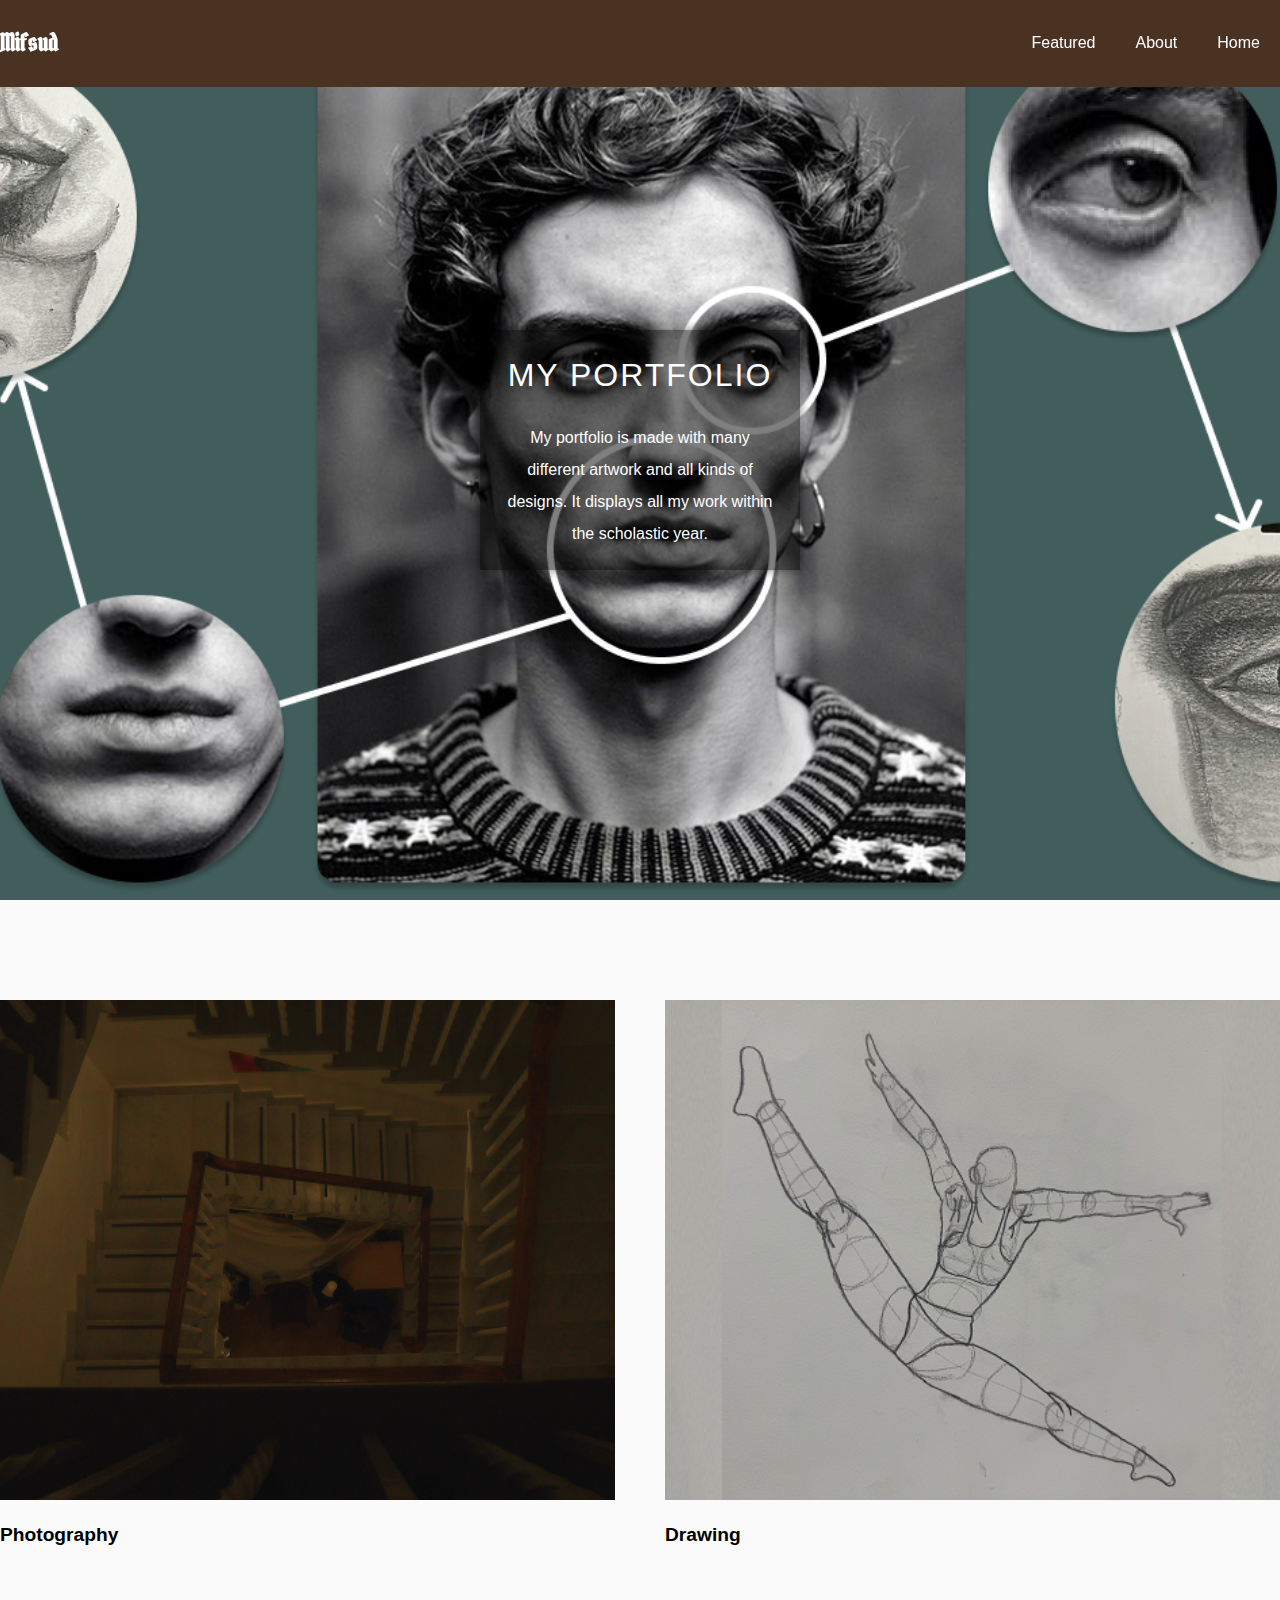
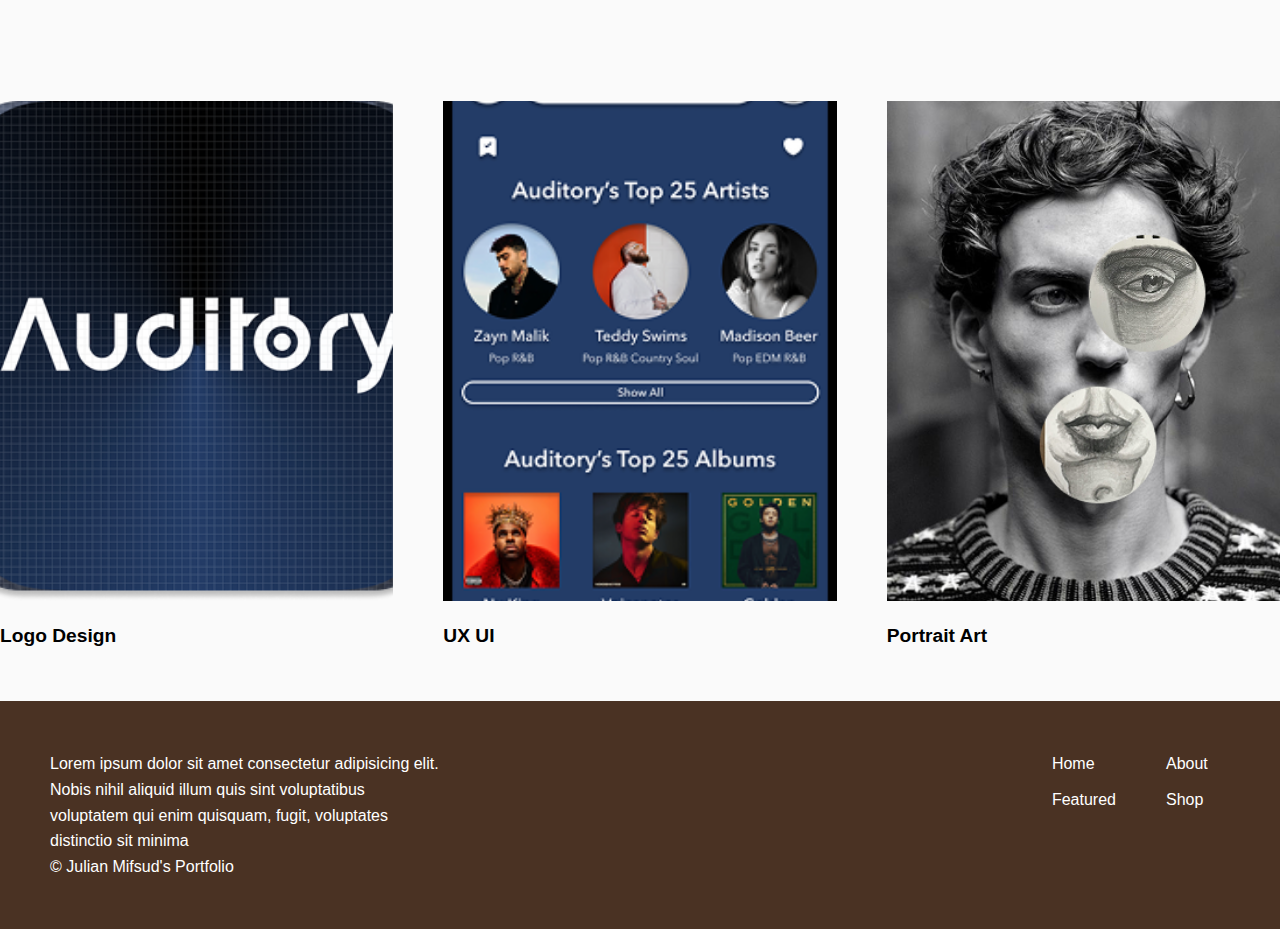
<file: Portfolio/index.html>
<!DOCTYPE html>
<html lang="en">
<head>
    <meta charset="UTF-8">
    <meta name="viewport" content="width=device-width, initial-scale=1.0">
    <title>My Portfolio</title>
    
    <link rel="preconnect" href="https://fonts.googleapis.com">
    <link rel="preconnect" href="https://fonts.gstatic.com" crossorigin>
    <link href="https://fonts.googleapis.com/css2?family=Nunito:ital,wght@0,200..1000;1,200..1000&display=swap" rel="stylesheet">
    <link rel="preconnect" href="https://fonts.googleapis.com">
    <link rel="preconnect" href="https://fonts.gstatic.com" crossorigin>
    <link href="https://fonts.googleapis.com/css2?family=Nunito:ital,wght@0,200..1000;1,200..1000&family=Pirata+One&display=swap" rel="stylesheet">
    
    <!-- Links the CSS file to this page-->
    <link rel="stylesheet" href="style.css">
</head>
<body>
    
    <!-- WEBSITE NAVIGATION -->
    <nav class="navbar">
        <div class="container">

            <a href="" class="navbar-brand">
                Mifsud
            </a>
            <ul class="navbar-nav">
                <li class="nav-item"><a href="#" class="nav-link">Featured</a></li>
                <li class="nav-item"><a href="#" class="nav-link">About</a></li>
                <li class="nav-item"><a href="#" class="nav-link">Home</a></li>
            </ul>
        </div>
    </nav>

    <!-- WEBSITE INTRO-->
    <header class="intro">
        <div class="intro-container">
            <h1>My Portfolio</h1>
            <p>My portfolio is made with many different artwork 
                and all kinds of designs. It displays all my work
                within the scholastic year.</p>
        </div>
    </header>
    
    <!-- WEBSITE CONTAINER -->
    <div class="container">
        <!-- UNIQUE PAGE CONTENT -->
        <main class="main-content">
            
            <section class="featured-stories">

                <h3 class="vertical-title">Featured stories</h3>
                
                <div class="row two-columns">
                    
                    <!-- CARD -->
                    <a href="story.html" class="card">
                        <div class="card-image">
                            <img src="images/Photography.png" alt="Fishing">
                        </div>
                        <h2>Photography</h2>
                    </a>
                    
                    <!-- CARD -->
                    <a href="story.html" class="card">
                        <div class="card-image">
                            <img src="images/Drawing.png" alt="Fishing">
                        </div>
                        <h2>Drawing</h2>
                    </a>
                    
                </div>
                
            </section>
            
        </main>
        
    </div>
    
    <!-- WEBSITE CONTAINER -->
    <div class="container">

        <!-- UNIQUE PAGE CONTENT -->
        <main class="main-content">
            
            <section class="featured-stories">
                
                <div class="row three-columns">
                    
                    <!-- CARD -->
                    <a href="story.html" class="card">
                        <div class="card-image">
                            <img src="images/Logo Design.png" alt="Fishing">
                        </div>
                        <h2>Logo Design</h2>
                    </a>
                    
                    <!-- CARD -->
                    <a href="story.html" class="card">
                        <div class="card-image">
                            <img src="images/UX UI.png" alt="Fishing">
                        </div>
                        <h2>UX UI</h2>
                    </a>
                    
                    <!-- CARD -->
                    <a href="story.html" class="card">
                        <div class="card-image">
                            <img src="images/Portrait Art.png" alt="Fishing">
                        </div>
                        <h2>Portrait Art</h2>
                    </a>
                </div>
                
            </section>
            
        </main>
        
    </div>
    
    <!-- FOOTER -->
    <footer class="website-footer">
        
        <div class="container">
            
            <p class="summary">
                Lorem ipsum dolor sit amet consectetur adipisicing elit. Nobis nihil aliquid illum quis sint voluptatibus voluptatem qui enim quisquam, fugit, voluptates distinctio sit minima
            </p>
            
            <ul class="footer-links">
                <li class="footer-item"><a href="" class="footer-link">
                    <a href="#" class="footer-link">Home</a>
                </li>
                <li class="footer-item"><a href="" class="footer-link">
                    <a href="#" class="footer-link">Featured</a>
                </li>
                <li class="footer-item"><a href="" class="footer-link">
                    <a href="#" class="footer-link">About</a>
                </li>
                <li class="footer-item"><a href="" class="footer-link">
                    <a href="#" class="footer-link">Shop</a>
                </li>
            </ul>
            
            <p class="copyright">
                &copy; Julian Mifsud's Portfolio
            </p>
            
        </div>
        
    </footer>
    
</body>
</html>
</file>
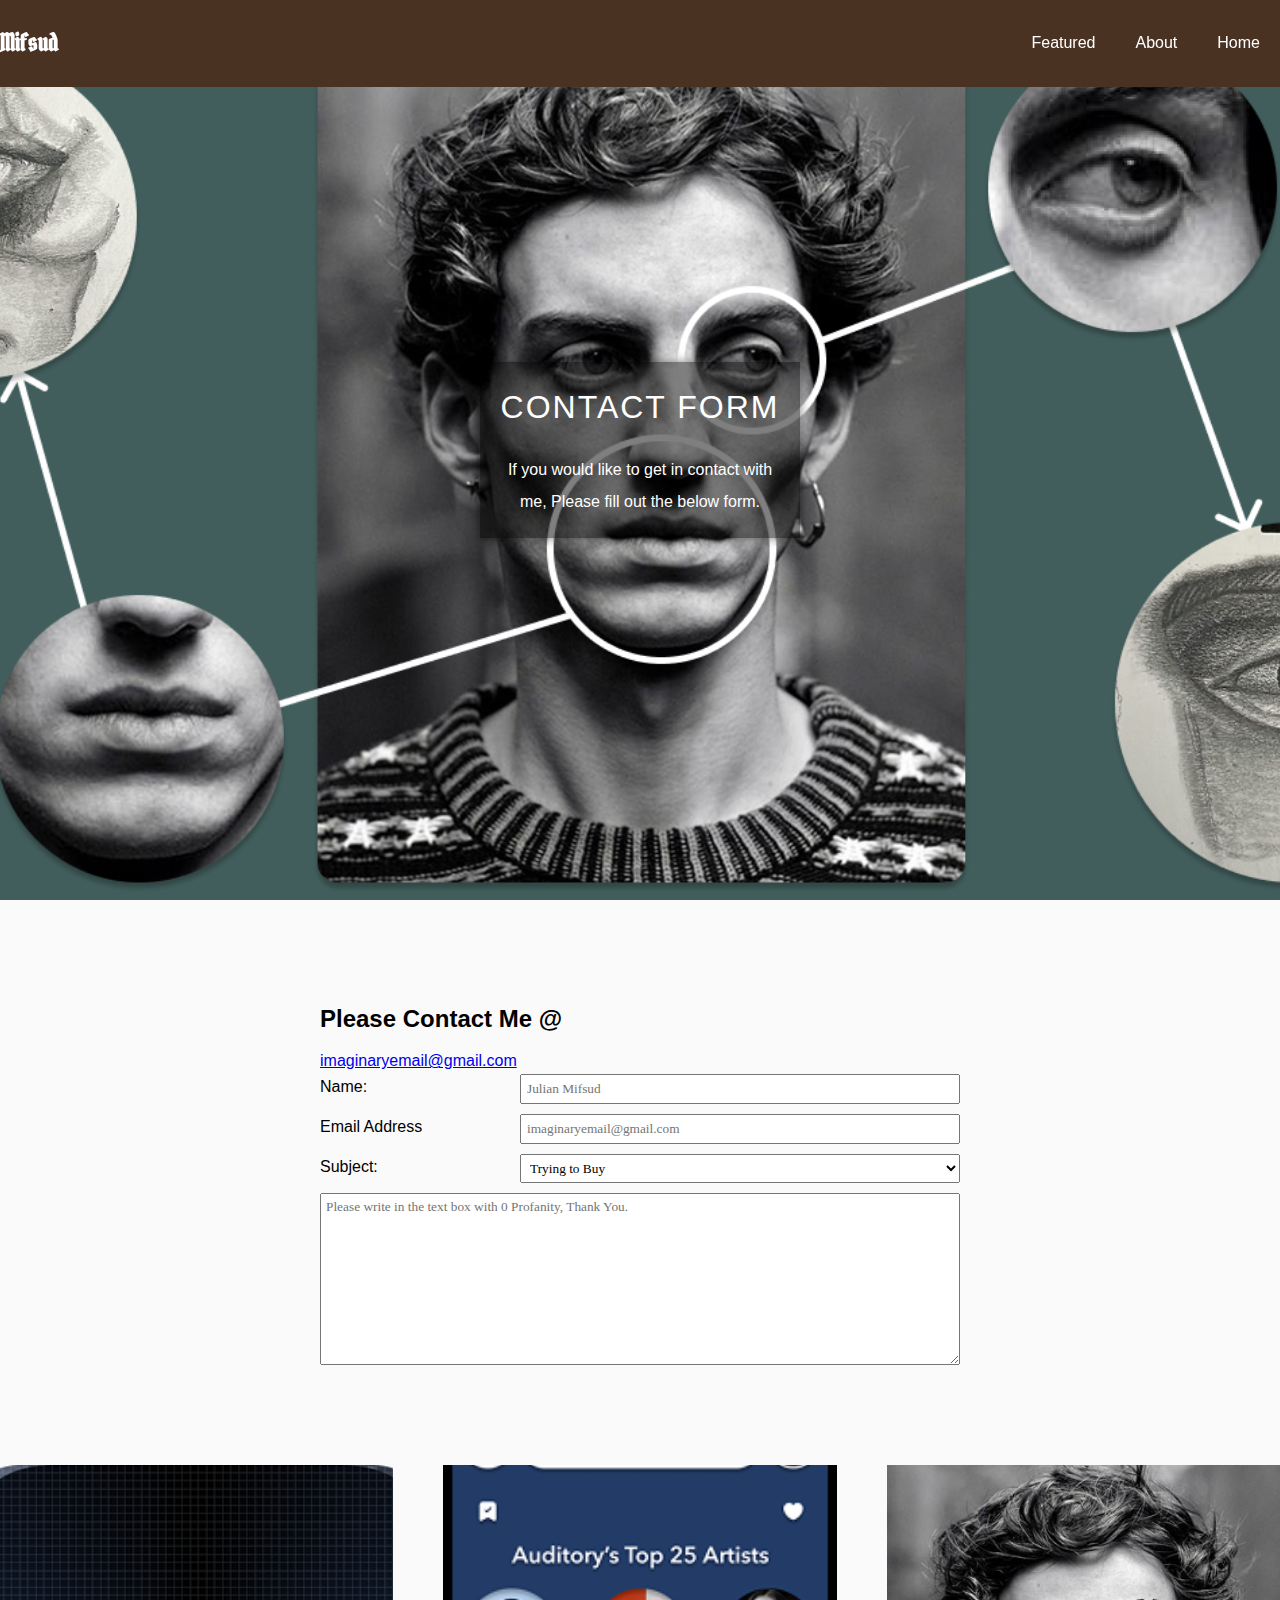
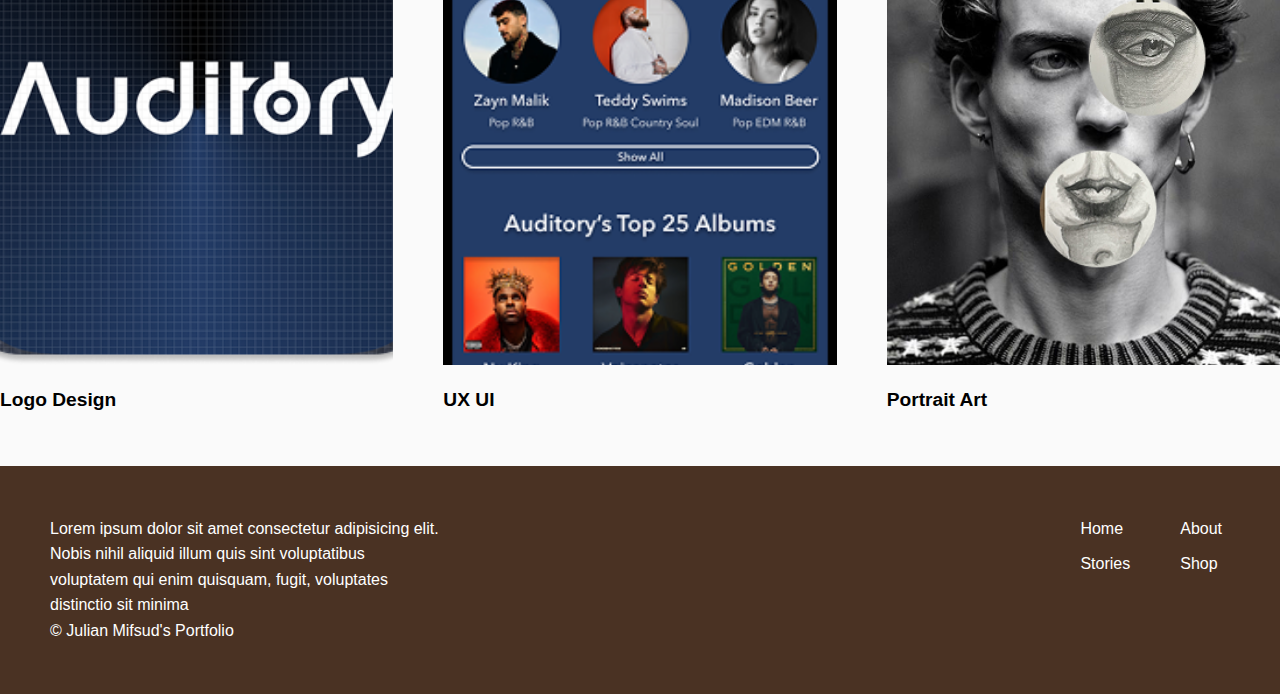
<file: Portfolio/contact try.html>
<!DOCTYPE html>
<html lang="en">
<head>
    <meta charset="UTF-8">
    <meta name="viewport" content="width=device-width, initial-scale=1.0">
    <title>My Fancy Blog</title>
    
    <link rel="preconnect" href="https://fonts.googleapis.com">
    <link rel="preconnect" href="https://fonts.gstatic.com" crossorigin>
    <link href="https://fonts.googleapis.com/css2?family=Nunito:ital,wght@0,200..1000;1,200..1000&display=swap" rel="stylesheet">
    <link rel="preconnect" href="https://fonts.googleapis.com">
    <link rel="preconnect" href="https://fonts.gstatic.com" crossorigin>
    <link href="https://fonts.googleapis.com/css2?family=Nunito:ital,wght@0,200..1000;1,200..1000&family=Pirata+One&display=swap" rel="stylesheet">
    
    <!-- Links the CSS file to this page-->
    <link rel="stylesheet" href="style.css">
</head>
<body>
    
    <!-- WEBSITE NAVIGATION -->
    <nav class="navbar">
        <div class="container">

            <a href="" class="navbar-brand">
                Mifsud
            </a>
            <ul class="navbar-nav">
                <li class="nav-item"><a href="#" class="nav-link">Featured</a></li>
                <li class="nav-item"><a href="#" class="nav-link">About</a></li>
                <li class="nav-item"><a href="#" class="nav-link">Home</a></li>
            </ul>
        </div>
    </nav>

    <!-- WEBSITE INTRO-->
    <header class="intro">
        <div class="intro-container">
            <h1>Contact Form</h1>
            <p>If you would like to get in contact with me, Please fill out the below form.</p>
        </div>
    </header>
    
    <!-- WEBSITE CONTAINER -->
    <div class="container">
        <!-- UNIQUE PAGE CONTENT -->
        <main class="main-content">
            
            <section class="content-narrow">
                <h2>Please Contact Me @</h2>

                <!-- Forms need a secondary language to work (PHP, Phyton, .NET). It is not possible to send a contact form with plain html.
                 Instead, we'll use the email client.
            -->
                 <form action="mailto:info@website.com" method="post" enctype="text/plain">
                    <a href="mailto:name@email.com">imaginaryemail@gmail.com</a>

            <!-- The two functional buttoms for a form are submit and reset -->

            <!-- All types -->

            <div class="form-element">
                <label for="name">Name:</label>
                <input type="text" name="name" id="name" placeholder="Julian Mifsud" required>
            </div>
            <div class="form-element">
                <label for="email">Email Address</label>
                <input type="email" name="email" id="email" placeholder="imaginaryemail@gmail.com" required>
            </div>
            <div class="form-element">
                <label for="subject">Subject:</label>
                <select id="subject" name="subject">
                    <option value="Share A Story">Trying to Buy</option>
                    <option value="Karen">Collaborations</option>
                </select>
            </div>
            <div class="form-element">
                <textarea name="message" id="message" rows="10" cols="50" placeholder="Please write in the text box with 0 Profanity, Thank You." minlength="20"></textarea>
            </div>



                 </form>
            </section>
            
        </main>
        
    </div>
    
    <!-- WEBSITE CONTAINER -->
    <div class="container">
        <!-- UNIQUE PAGE CONTENT -->
        <main class="main-content">
            
            <section class="featured-stories">
                
                <h3 class="vertical-title">My Highlighted Work</h3>
                
                
                
                <div class="row three-columns">
                    
                    <!-- CARD -->
                    <a href="story.html" class="card">
                        <div class="card-image">
                            <img src="images/Logo Design.png" alt="Fishing">
                        </div>
                        <h2>Logo Design</h2>
                    </a>
                    
                    <!-- CARD -->
                    <a href="story.html" class="card">
                        <div class="card-image">
                            <img src="images/UX UI.png" alt="Fishing">
                        </div>
                        <h2>UX UI</h2>
                    </a>
                    
                    <!-- CARD -->
                    <a href="story.html" class="card">
                        <div class="card-image">
                            <img src="images/Portrait Art.png" alt="Fishing">
                        </div>
                        <h2>Portrait Art</h2>
                    </a>
                </div>
                
            </section>
            
        </main>
        
    </div>
    
    <!-- FOOTER -->
    <footer class="website-footer">
        
        <div class="container">
            
            <p class="summary">
                Lorem ipsum dolor sit amet consectetur adipisicing elit. Nobis nihil aliquid illum quis sint voluptatibus voluptatem qui enim quisquam, fugit, voluptates distinctio sit minima
            </p>
            
            <ul class="footer-links">
                <li class="footer-item"><a href="" class="footer-link">
                    <a href="#" class="footer-link">Home</a>
                </li>
                <li class="footer-item"><a href="" class="footer-link">
                    <a href="#" class="footer-link">Stories</a>
                </li>
                <li class="footer-item"><a href="" class="footer-link">
                    <a href="#" class="footer-link">About</a>
                </li>
                <li class="footer-item"><a href="" class="footer-link">
                    <a href="#" class="footer-link">Shop</a>
                </li>
            </ul>
            
            <p class="copyright">
                &copy; Julian Mifsud's Portfolio
            </p>
            
        </div>
        
    </footer>
    
</body>
</html>
</file>
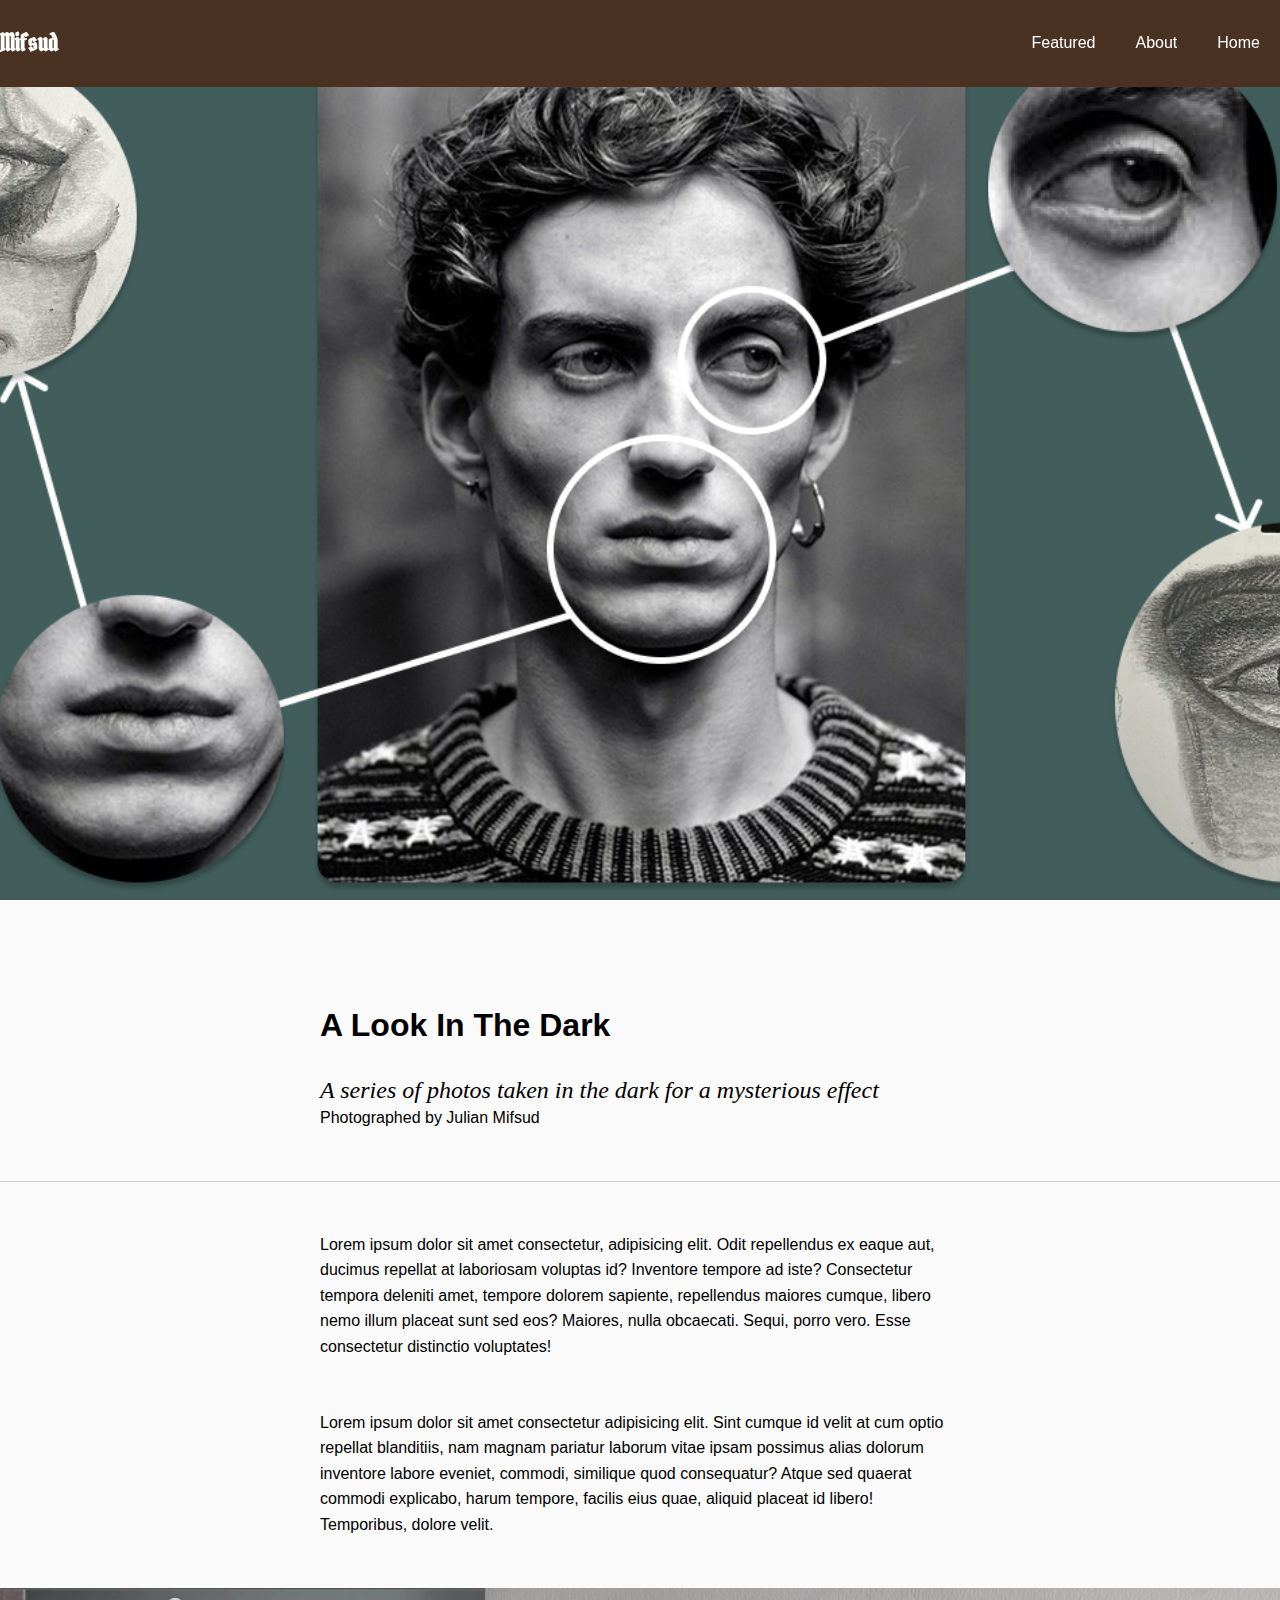
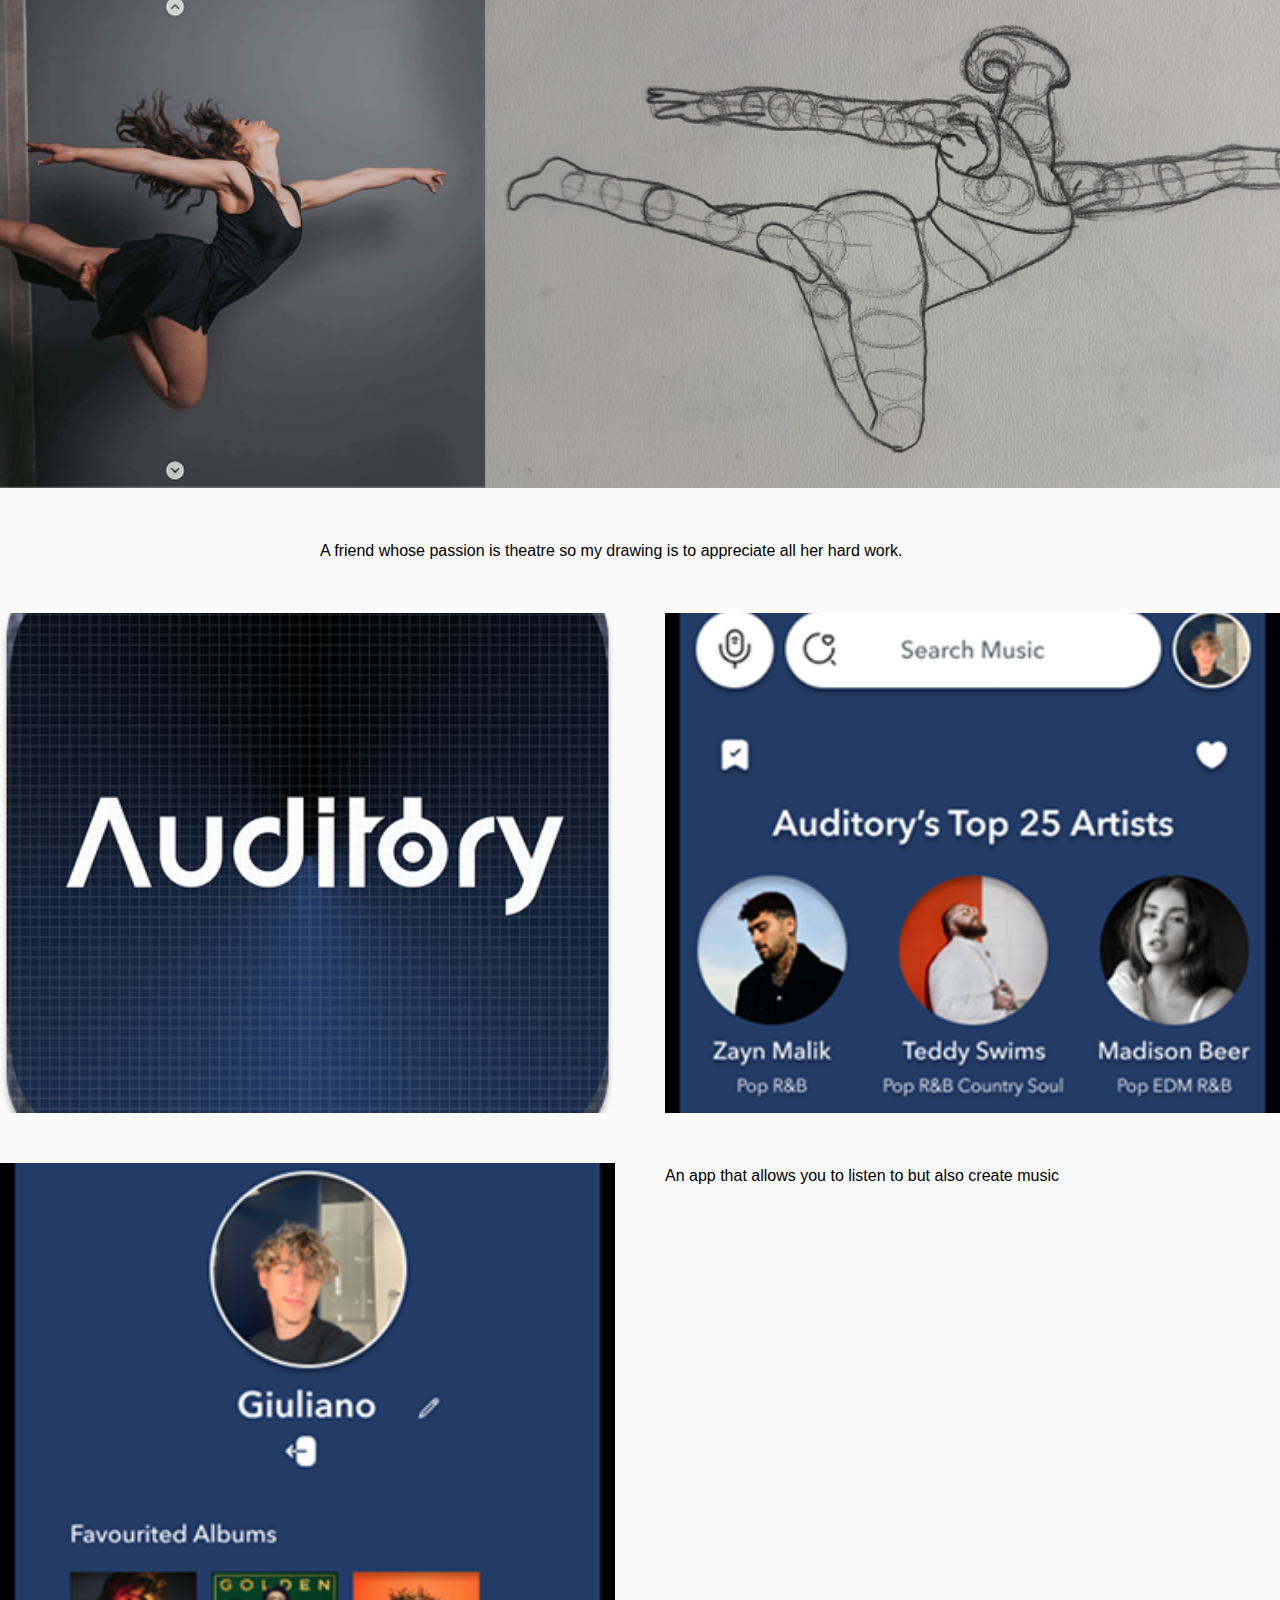
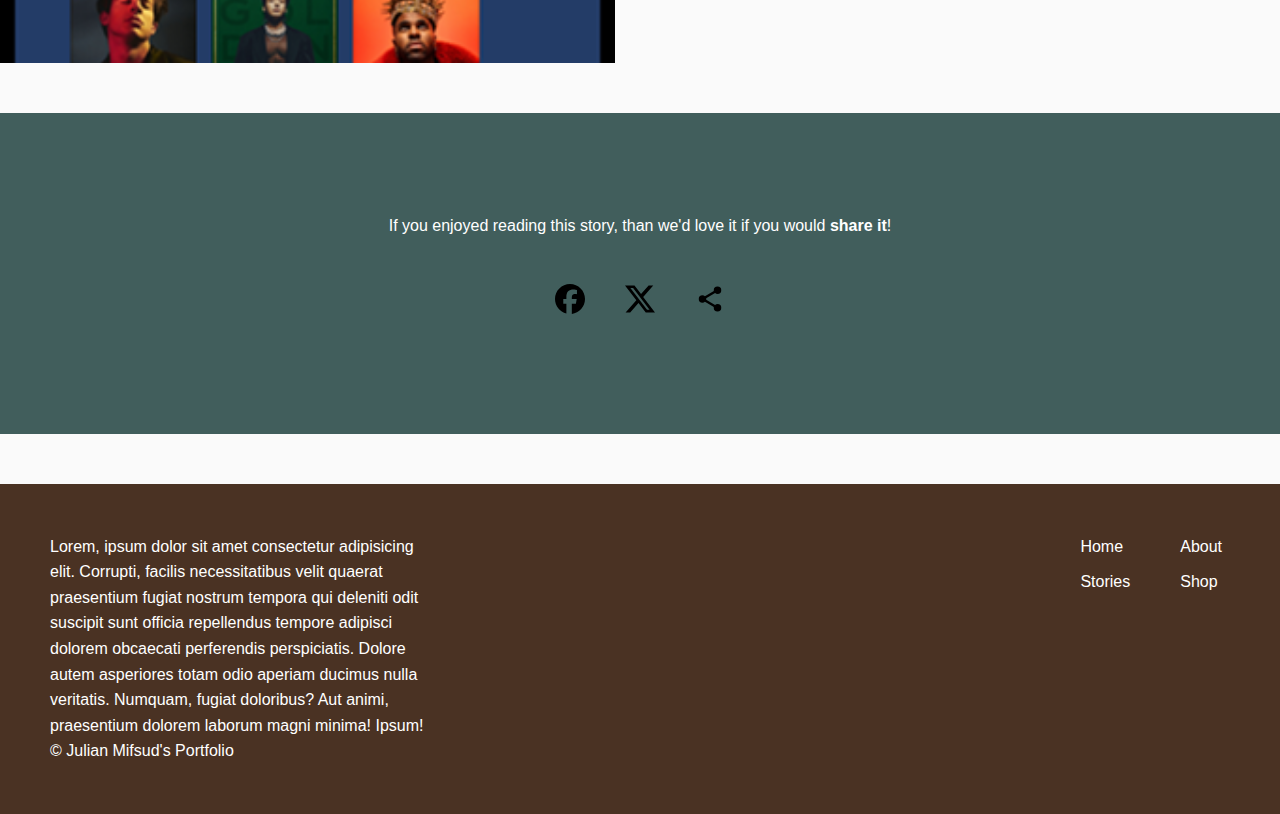
<file: Portfolio/featured.html>
<!DOCTYPE html>
<html lang="en">
<head>
    <meta charset="UTF-8">
    <meta name="viewport" content="width=device-width, initial-scale=1.0">
    <title>My Fancy Blog</title>
    
    <link rel="preconnect" href="https://fonts.googleapis.com">
    <link rel="preconnect" href="https://fonts.gstatic.com" crossorigin>
    <link href="https://fonts.googleapis.com/css2?family=Nunito:ital,wght@0,200..1000;1,200..1000&display=swap" rel="stylesheet">
    <link rel="preconnect" href="https://fonts.googleapis.com">
    <link rel="preconnect" href="https://fonts.gstatic.com" crossorigin>
    <link href="https://fonts.googleapis.com/css2?family=Nunito:ital,wght@0,200..1000;1,200..1000&family=Pirata+One&display=swap" rel="stylesheet">
    
    <!-- Links the CSS file to this page-->
    <link rel="stylesheet" href="style.css">
</head>
<body>
    
    <!-- WEBSITE NAVIGATION -->
    <!-- WEBSITE NAVIGATION -->
    <nav class="navbar">
        <div class="container">
            
            <a href="" class="navbar-brand">
                Mifsud
            </a>
            <ul class="navbar-nav">
                <li class="nav-item"><a href="#" class="nav-link">Featured</a></li>
                <li class="nav-item"><a href="#" class="nav-link">About</a></li>
                <li class="nav-item"><a href="#" class="nav-link">Home</a></li>
            </ul>
        </div>
    </nav>
    
    <!-- WEBSITE INTRO STORY-->
    <header class="intro intro-story"></header>
    
    <!-- WEBSITE CONTAINER -->
    <div class="container">
        
        <!-- UNIQUE PAGE CONTENT -->
        <main class="main-content">
            
            <article class="story"></article>

            <!-- STORY HEADER -->
            <header class="story-header content-narrow">
                <h1>A Look In The Dark</h1>
                <p>A series of photos taken in the dark for a mysterious effect</p>
                <div class="by line">
                    <!-- Date Time Format: YYYY-MMM-DD (T) HHLMM:SS-->
                    Photographed by Julian Mifsud
                </div>
            </header>
            
            <hr>
            

            <!-- STORY CONTENT -->
            <section class="story-content">
                
                <p class="content-narrow">
                    Lorem ipsum dolor sit amet consectetur, adipisicing elit. Odit repellendus ex eaque aut, ducimus repellat at laboriosam voluptas id? Inventore tempore ad iste? Consectetur tempora deleniti amet, tempore dolorem sapiente, repellendus maiores cumque, libero nemo illum placeat sunt sed eos? Maiores, nulla obcaecati. Sequi, porro vero. Esse consectetur distinctio voluptates!
                </p>

                <p class="content-narrow">
                    Lorem ipsum dolor sit amet consectetur adipisicing elit. Sint cumque id velit at cum optio repellat blanditiis, nam magnam pariatur laborum vitae ipsam possimus alias dolorum inventore labore eveniet, commodi, similique quod consequatur? Atque sed quaerat commodi explicabo, harum tempore, facilis eius quae, aliquid placeat id libero! Temporibus, dolore velit.
                </p>

                <div class="row one-column">
                    <div class="card">
                        <div class="card-image">
                            <img src="images/Friend.png" alt="Mountains">
                        </div>    
                    </div>
                </div>

                <p class="content-narrow">
                    A friend whose passion is theatre so my drawing is to appreciate all her hard work.
                </p>

                <div class="row two-columns">
                    <div class="card">
                        <div class="card-image">
                            <img src="images/Logo Design.png" alt="Mountains">
                        </div>    
                    </div>
                    
                    <div class="card">
                        <div class="card-image">
                            <img src="images/Auditory Home.png" alt="Mountains">
                        </div>    
                    </div>

                    <div class="card">
                        <div class="card-image">
                            <img src="images/Auditory Profile.png" alt="Mountains">
                        </div>    
                    </div>

                    <p class="card">An app that allows you to listen to but also create music</p>
                </div>

            </section>

            <!-- STORY FOOTER -->
            <footer class="story-footer">

            <p>
                If you enjoyed reading this story, than we'd love it if you would
                <strong>share it</strong>!
            </p>
            
            <div class="socials">
                <!-- // in a href replaces http:// -->
                <a href="//google.com" class="social-link" target="_blank">
                    <svg role="img" viewBox="0 0 24 24" xmlns="http://www.w3.org/2000/svg" fill="color"><title>Facebook</title><path d="M9.101 23.691v-7.98H6.627v-3.667h2.474v-1.58c0-4.085 1.848-5.978 5.858-5.978.401 0 .955.042 1.468.103a8.68 8.68 0 0 1 1.141.195v3.325a8.623 8.623 0 0 0-.653-.036 26.805 26.805 0 0 0-.733-.009c-.707 0-1.259.096-1.675.309a1.686 1.686 0 0 0-.679.622c-.258.42-.374.995-.374 1.752v1.297h3.919l-.386 2.103-.287 1.564h-3.246v8.245C19.396 23.238 24 18.179 24 12.044c0-6.627-5.373-12-12-12s-12 5.373-12 12c0 5.628 3.874 10.35 9.101 11.647Z"/></svg>
                </a>
                <a href="//google.com" class="social-link" target="_blank">
                    <svg role="img" viewBox="0 0 24 24" xmlns="http://www.w3.org/2000/svg" fill="color"><title>X</title><path d="M18.901 1.153h3.68l-8.04 9.19L24 22.846h-7.406l-5.8-7.584-6.638 7.584H.474l8.6-9.83L0 1.154h7.594l5.243 6.932ZM17.61 20.644h2.039L6.486 3.24H4.298Z"/></svg>
                </a>
                <a href="//google.com" class="social-link" target="_blank">
                    <svg xmlns="http://www.w3.org/2000/svg" x="0px" y="0px" width="100" height="100" viewBox="0 0 24 24">
                        <path d="M 18 2 A 3 3 0 0 0 15 5 A 3 3 0 0 0 15.054688 5.5605469 L 7.9394531 9.7109375 A 3 3 0 0 0 6 9 A 3 3 0 0 0 3 12 A 3 3 0 0 0 6 15 A 3 3 0 0 0 7.9355469 14.287109 L 15.054688 18.439453 A 3 3 0 0 0 15 19 A 3 3 0 0 0 18 22 A 3 3 0 0 0 21 19 A 3 3 0 0 0 18 16 A 3 3 0 0 0 16.0625 16.712891 L 8.9453125 12.560547 A 3 3 0 0 0 9 12 A 3 3 0 0 0 8.9453125 11.439453 L 16.060547 7.2890625 A 3 3 0 0 0 18 8 A 3 3 0 0 0 21 5 A 3 3 0 0 0 18 2 z"></path>
                    </svg>
                </a>
            </div>
            
            </footer>

        </main>
        
    </div>
    
    <!-- FOOTER -->
    <footer class="website-footer">
        
        <div class="container">
            
            <p class="summary">
                Lorem, ipsum dolor sit amet consectetur adipisicing elit. Corrupti, facilis necessitatibus velit quaerat praesentium fugiat nostrum tempora qui deleniti odit suscipit sunt officia repellendus tempore adipisci dolorem obcaecati perferendis perspiciatis. Dolore autem asperiores totam odio aperiam ducimus nulla veritatis. Numquam, fugiat doloribus? Aut animi, praesentium dolorem laborum magni minima! Ipsum!
            </p>
            
            <ul class="footer-links">
                <li class="footer-item"><a href="" class="footer-link">
                    <a href="#" class="footer-link">Home</a>
                </li>
                <li class="footer-item"><a href="" class="footer-link">
                    <a href="#" class="footer-link">Stories</a>
                </li>
                <li class="footer-item"><a href="" class="footer-link">
                    <a href="#" class="footer-link">About</a>
                </li>
                <li class="footer-item"><a href="" class="footer-link">
                    <a href="#" class="footer-link">Shop</a>
                </li>
            </ul>
            
            <p class="copyright">
                &copy; Julian Mifsud's Portfolio
            </p>
            
        </div>
        
    </footer>
    
</body>
</html>
</file>
<file: Portfolio/style.css>
/**************************************************************** CSS RESET ****************************************************************/
* {/* ALL ELEMENTS */
    margin: 0;
    padding: 0;
    box-sizing: border-box;
    
}
/**************************************************************** GENERIC ELEMENTS ****************************************************************/
body {
    background-color: #fafafa;
    font-family: 'Copperplate', Arial, Helvetica, sans-serif;
    line-height: 1.6;
}

hr {
    border: none;
    /* Values: Width/Size Style Color */
    border-bottom: 1px solid #ccc;

    /* !important will not get replaced */
    margin-top: 50px;
    margin-bottom: 50px;
}
/**************************************************************** INTRO ****************************************************************/
.intro {
    background-image: url(Backgroundnew\ copy.png);
    background-size: cover;
    background-position: center;
    background-attachment: fixed;

    width: 100vw; /* viewport/window width */
    height: 100vh; /*viewport/window heigh*/

    display: flex;

    z-index: 1100;
    /* puts the into in front of the navbar*/
}

.intro-container {
    background-color: rgba(0, 0, 0, 0.5);
    color: #ffffff;
    /* Properties: X Y Size Colour */
    box-shadow: 0 0 10px rgba(0, 0, 0, 0.5);

    width: 25%;
    padding: 20px;
    margin: auto;

    text-align: center;
}

.intro h1 {
    text-transform: uppercase;
    font-weight: normal;

    letter-spacing: 2px;
    margin-bottom: 20px;
}

.intro p {
    line-height: 2;
}

/**************************************************************** CARD ****************************************************************/
.card {
    display: block;
    color: #000;
    text-decoration: none;
}
.card-image {
    height: 500px;
    overflow: hidden; /* Crops the extra content */
}

.card img {
    display: block;
    width: 100%;
    height: 100%;
    object-fit: cover;

    transition-property: transform;
    transition-duration: 1s;
    transition-timing-function: ease-out;
}

.card h2 {
    margin-top: 20px;
    margin-bottom: 50px;

    font-size: 1.2em; /* 120% of the Font Size */
}

.card:hover img {
    transform: scale(1.2);
    transition-duration: 10s;
    transition-timing-function: linear;
}

/**************************************************************** Website Conrainer ****************************************************************/
.container{
    max-width: 1280px;
    /* pushes all content to the middle */
    margin: auto;
}

.content-narrow {
    max-width: 640px;
    margin: auto;
}

/**************************************************************** Grid System ****************************************************************/
.row {
    display: flex;
    /* If the content doesn't fit the line, move it to the next line */
    flex-wrap: wrap;
    gap: 50px;
}

/* Targets class="card" inside class="row" */
.one-column .card {
    width: 100%;
}
.two-columns .card {
    width: calc((100% - 50px) / 2);
}

.three-columns .card {
    width: calc((100% - 100px) / 3);
}

/**************************************************************** MAIN CONTENT ****************************************************************/
.main-content {
    margin-top: 100px;
}

.vertical-title {
    font-weight: normal;
    text-transform: uppercase;
    letter-spacing: 2px;

    transform-origin: 0 0;
    transform: rotate(90deg) translateY(5px);

    position: absolute;
}

/**************************************************************** FOOTER ****************************************************************************/
.website-footer {
    background-color: #4a3223;
    padding: 50px;
    color: #ffffff;
}

.website-footer .container {
    display: flex;
    flex-wrap: wrap;
}

.website-footer .summary {
    width: 33%;
}   

.website-footer .footer-links {
    list-style: none;

    columns: 2;
    gap: 50px;

    margin-left: auto;
}

.website-footer .footer-item {
    margin-bottom: 10px;
}

.website-footer .footer-link {
    color: #ffffff;
    text-decoration: none;
}

.website-footer .copyright {
    width: 100%;
    text-align: 50px;
}

/**************************************************************** NAVIGATION ****************************************************************/
.navbar {
   
    background-color: #4a3223;    

    border-color: #4a3223;
    border-style: solid;
    border-width: 0;
    border-bottom-width: 1px;
    z-index: 1000;

    position: fixed;
    top: 0;
    left: 0;
    width: 100%;
}

.navbar .container {
    display: flex;
    justify-content: space-between;
}

.navbar a {
    display: block;
    color: #fff;
    text-decoration: none;
}

.navbar-nav {
    list-style: none;
    display: flex;
}
.nav-link {
    /* Padding On Top/Bottom, Left/Right */
    padding: 30px 20px;
}

.navbar-brand {
    font-family: 'Pirata One', Georgia, 'Times New Roman', Times, serif;
    font-size: 1.5em; /* 150% of the font size */
    font-weight: bold;
    align-content: center;
}

.intro-story {
    z-index: 900;
}

/**************************************************************** STORY ****************************************************************/
.story-header h1 {
    /* Twice The Current Font Size */
    font-size: 2em;
    margin-bottom: 25px;
}

.story-header p {
    font-size: 1.5em;
    font-style: italic;
    font-family: Cardo, Georgia, 'Times New Roman', Times, serif;
    line-height: 1.2;
}

.story-header .byline {
    margin-top: 10px;
}

/* Targets Everything Inside Class="byline" */
.story-header .byline * {
    display: inline;
    font-style: normal;
}

/* A comma can be used to add CSS to multiple elements */
.story-content p, .story-content .row {
    margin-bottom: 50px;
}

.story-footer {
    background-color: #415e5c;
    /* padding: top/bottom left/right */
    padding: 100px 50px;
    margin: 50px auto;
}

.story-footer p {
    color: white;
    margin-bottom: 25px;
    text-align: center;
}

.socials{
    display: flex;
    justify-content: center;
}

.social-link {
    background-color: #415e5c;
    display: block;
    margin: 10px;
    padding: 10px;

    transition-property: fill;
    transition-duration: 0.15s;
}
.social-link svg {
    display: block;

    font-size: 30px;

    width: 1em;
    height: 1em;
}

.social-link:hover {
    background-color: #415e5c;
}

.social-link:hover svg {
    fill: #ffffff;
}

/******************************** CONTACT FORM ********************************/

form {
    margin-bottom: 100px;
    margin-top: 10px;
}

.form-element {
    display: flex;
    margin-bottom: 10px;
}

.form-element label {
    width: 200px;
}

.form-element input,
.form-element select,
.form-element textarea,
.form-element button {
    font-family: Georgia, 'Times New Roman', Times, serif;

    display: block;
    flex: 1;

    padding: 5px;
}

.form-element button{
    flex: 0;
    width: 100px;
    margin-right: 10px;
}
</file>
